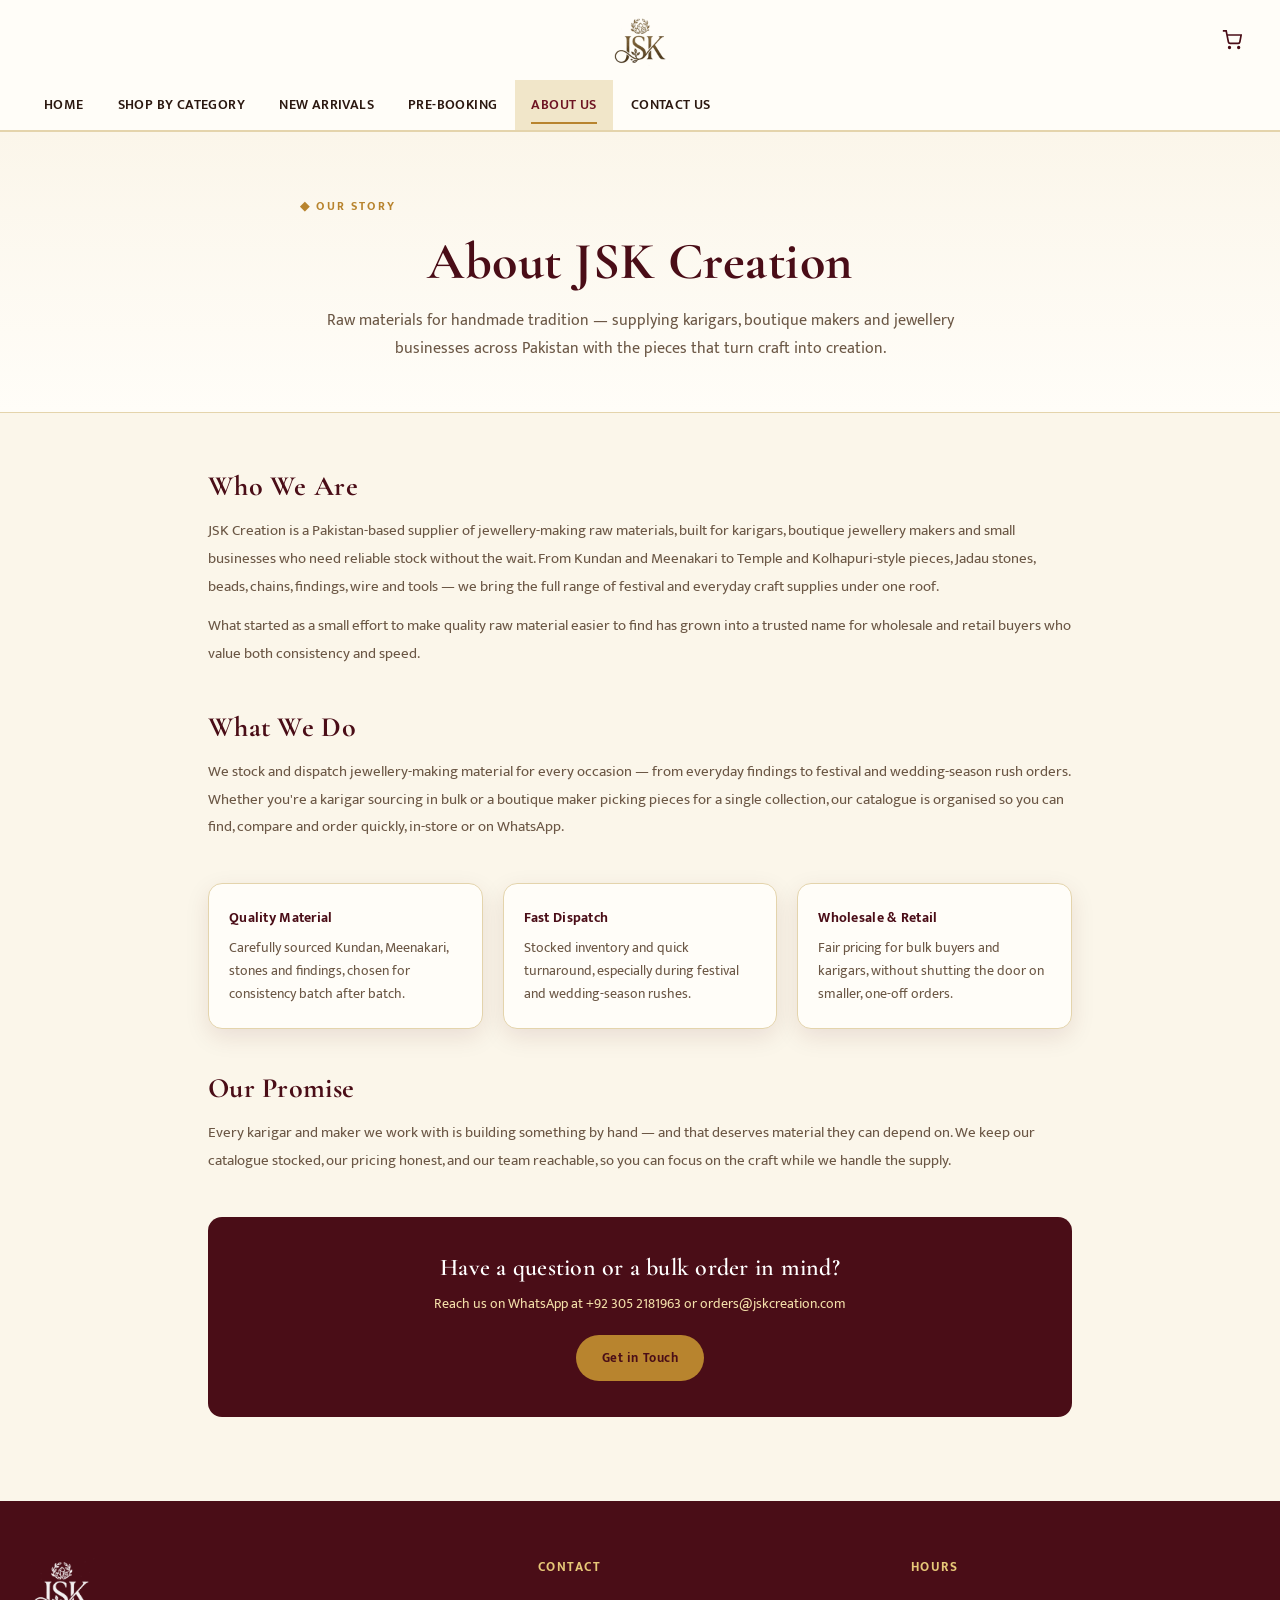
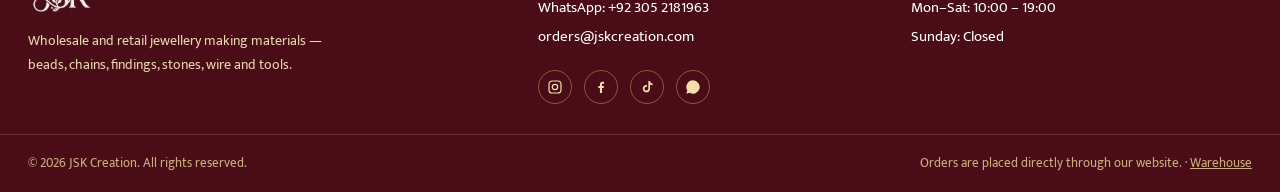
<file: about.html>
<!DOCTYPE html>
<html lang="en">
<head>
<meta charset="UTF-8">
<meta name="viewport" content="width=device-width, initial-scale=1.0">
<meta name="description" content="About JSK Creation — a Pakistani supplier of kundan, meenakari, moti, beads, chains and findings for karigars, boutique makers and jewellery businesses.">
<meta name="theme-color" content="#4A0D17">
<title>About Us — JSK Creation | Jewellery Making Raw Materials, Pakistan</title>
<link rel="icon" href="favicon.ico" sizes="any">
<link rel="icon" type="image/png" sizes="32x32" href="favicon-32x32.png">
<link rel="icon" type="image/png" sizes="16x16" href="favicon-16x16.png">
<link rel="apple-touch-icon" sizes="180x180" href="apple-touch-icon.png">
<link rel="icon" type="image/png" sizes="192x192" href="favicon-192.png">
<link rel="preconnect" href="https://fonts.googleapis.com">
<link rel="preconnect" href="https://fonts.gstatic.com" crossorigin>
<link rel="preload" as="style" href="https://fonts.googleapis.com/css2?family=Cormorant+Garamond:ital,wght@0,500;0,600;0,700;1,500&family=Mukta:wght@300;400;500;600;700&display=swap" onload="this.onload=null;this.rel='stylesheet'">
<noscript><link rel="stylesheet" href="https://fonts.googleapis.com/css2?family=Cormorant+Garamond:ital,wght@0,500;0,600;0,700;1,500&family=Mukta:wght@300;400;500;600;700&display=swap"></noscript>
<style>
/* ============ TOKENS ============ */
:root{
  --ivory:#FBF6EA;
  --ivory-deep:#F1E6C9;
  --paper:#FFFDF8;
  --maroon:#6E1423;
  --maroon-deep:#4A0D17;
  --maroon-soft:#8C2233;
  --gold:#B8842E;
  --gold-light:#E7C878;
  --gold-text:#85591A;
  --gold-pale:#F3DFA9;
  --green:#2E4A3B;
  --green-deep:#1C2F26;
  --ink:#2B1810;
  --ink-soft:#6B5745;
  --line:#E4D4AC;
  --white:#FFFFFF;
  --shadow: 0 8px 24px rgba(74,13,23,0.10);
  --shadow-lg: 0 20px 50px rgba(74,13,23,0.18);
  --radius: 14px;
  --maxw: 1280px;
  --ease: cubic-bezier(.4,0,.2,1);
  --ease-out: cubic-bezier(.16,1,.3,1);
}
*{box-sizing:border-box;}
html{scroll-behavior:smooth;}
body{
  margin:0;
  background:var(--ivory);
  color:var(--ink);
  font-family:'Mukta',sans-serif;
  font-weight:400;
  -webkit-font-smoothing:antialiased;
}
h1,h2,h3,h4{
  font-family:'Cormorant Garamond',serif;
  font-weight:600;
  color:var(--maroon-deep);
  margin:0;
  letter-spacing:.01em;
}
a{color:inherit;text-decoration:none;}
button{font-family:inherit;cursor:pointer;}
img{max-width:100%;display:block;}
.wrap{max-width:var(--maxw);margin:0 auto;padding:0 28px;}
.eyebrow{
  font-family:'Mukta',sans-serif;
  font-size:12.5px;
  font-weight:700;
  letter-spacing:.16em;
  text-transform:uppercase;
  color:var(--maroon);
}
.eyebrow::before{content:"◆ ";color:var(--gold);}
:focus-visible{outline:2px solid var(--maroon);outline-offset:2px;}

/* ============ HEADER ============ */
header.site-header{
  background:var(--paper);
  border-bottom:1px solid var(--line);
  position:sticky;top:0;z-index:60;
  transition:box-shadow 0.45s ease;transition-timing-function:var(--ease);
}
header.site-header.is-scrolled{box-shadow:0 6px 22px rgba(74,13,23,.09);}
.header-row{
  display:grid;grid-template-columns:1fr auto 1fr;align-items:center;
  padding:14px 28px;gap:16px;
}
.header-row .left-slot{display:flex;align-items:center;gap:10px;}
.logo{
  display:flex;align-items:center;gap:10px;
  font-family:'Cormorant Garamond',serif;
  font-size:clamp(21px,3vw,28px);font-weight:700;color:var(--maroon-deep);
  min-width:0;justify-self:center;
}
.logo .logo-text{min-width:0;overflow:hidden;text-overflow:ellipsis;white-space:nowrap;}
.logo-mark{height:52px;width:auto;flex:none;display:block;}
.logo small{display:block;font-family:'Mukta',sans-serif;font-size:10.5px;letter-spacing:.14em;color:var(--ink-soft);font-weight:600;text-transform:uppercase;white-space:nowrap;}
.header-actions{display:flex;align-items:center;gap:6px;flex:none;justify-self:end;}
.icon-btn{
  background:none;border:none;color:var(--maroon-deep);
  display:flex;align-items:center;justify-content:center;
  width:40px;height:40px;border-radius:50%;position:relative;
  transition:background 0.25s;transition-timing-function:var(--ease);flex:none;
}
.icon-btn:hover{background:var(--ivory-deep);}
.icon-btn svg{width:20px;height:20px;}
.cart-count{
  position:absolute;top:-2px;right:-2px;background:var(--maroon);color:#fff;
  font-size:10.5px;font-weight:700;border-radius:50%;width:17px;height:17px;
  display:flex;align-items:center;justify-content:center;border:1.5px solid var(--paper);
}
.search-box{
  display:flex;align-items:center;gap:8px;background:var(--ivory-deep);
  border-radius:30px;padding:0;max-width:0;overflow:hidden;transition:max-width 0.5s ease, padding 0.5s ease;transition-timing-function:var(--ease);
}
.search-box.open{max-width:240px;padding:0 6px 0 16px;}
.search-box input{
  border:none;background:none;outline:none;padding:9px 0;font-family:'Mukta',sans-serif;
  font-size:14px;width:180px;color:var(--ink);
}
.search-box svg{width:16px;height:16px;color:var(--ink-soft);flex:none;}

/* animated hamburger icon */
.mobile-toggle{flex:none;}
.mobile-toggle .hbg{width:20px;height:14px;position:relative;display:block;}
.mobile-toggle .hbg span{
  position:absolute;left:0;width:100%;height:2px;background:currentColor;border-radius:2px;
  transition:transform 0.45s ease, opacity 0.35s ease, top 0.35s ease;transition-timing-function:var(--ease);
}
.mobile-toggle .hbg span:nth-child(1){top:0;}
.mobile-toggle .hbg span:nth-child(2){top:6px;}
.mobile-toggle .hbg span:nth-child(3){top:12px;}
.mobile-toggle.active .hbg span:nth-child(1){top:6px;transform:rotate(45deg);}
.mobile-toggle.active .hbg span:nth-child(2){opacity:0;}
.mobile-toggle.active .hbg span:nth-child(3){top:6px;transform:rotate(-135deg);}

/* mobile nav backdrop */
.nav-overlay{
  position:fixed;inset:0;background:rgba(43,24,16,.38);
  opacity:0;visibility:hidden;transition:opacity 0.45s ease, visibility 0.45s ease;transition-timing-function:var(--ease);z-index:74;
}
.nav-overlay.open{opacity:1;visibility:visible;}

/* ============ NAV / MEGA MENU ============ */
nav.main-nav{background:var(--paper);border-bottom:1px solid var(--line);}
.nav-row{display:flex;align-items:center;gap:2px;padding:0 28px;max-width:var(--maxw);margin:0 auto;position:relative;}
.nav-item{position:relative;}
.nav-link{
  display:flex;align-items:center;gap:5px;color:var(--ink);
  font-size:13.5px;font-weight:600;letter-spacing:.03em;text-transform:uppercase;
  padding:14px 16px;transition:color 0.25s, background 0.25s;transition-timing-function:var(--ease);
}
.nav-link:hover, .nav-link.active{color:var(--maroon);background:var(--ivory-deep);}
.nav-link svg{width:12px;height:12px;transition:transform 0.35s;transition-timing-function:var(--ease);}
.nav-item:hover .nav-link svg{transform:rotate(180deg);}
.mega-panel{
  position:absolute;left:0;top:100%;background:var(--paper);
  border:1px solid var(--line);border-top:3px solid var(--gold);
  box-shadow:var(--shadow-lg);border-radius:0 0 10px 10px;
  padding:26px 30px;display:none;gap:26px 34px;width:min(920px, 86vw);
  grid-template-columns:repeat(5,1fr);z-index:70;
}
.nav-item:hover .mega-panel, .nav-item:focus-within .mega-panel{display:grid;}
.mega-panel-more{grid-template-columns:1fr;width:220px;padding:16px;}
.mega-col .mega-title{
  font-family:'Mukta',sans-serif;font-size:12px;font-weight:700;letter-spacing:.08em;
  text-transform:uppercase;color:var(--maroon);margin-bottom:10px;display:flex;align-items:center;gap:6px;
}
.mega-col .mega-title .ic{width:15px;height:15px;color:var(--gold);flex:none;}
.mega-col ul{list-style:none;margin:0;padding:0;}
.mega-col li a{
  display:block;padding:5px 0;font-size:13.5px;color:var(--ink-soft);
  border-bottom:1px dashed transparent;transition:color 0.25s;transition-timing-function:var(--ease);
}
.mega-col li a:hover{color:var(--maroon);border-color:var(--gold-light);}
.mega-view-all{grid-column:1/-1;border-top:1px dashed var(--line);padding-top:14px;margin-top:2px;text-align:center;}
.mega-view-all a{
  font-family:'Mukta',sans-serif;font-size:12.5px;font-weight:700;letter-spacing:.04em;
  text-transform:uppercase;color:var(--maroon);
}
.mega-view-all a:hover{color:var(--maroon-deep);}
.mobile-toggle{display:none;background:none;border:none;color:var(--maroon-deep);padding:12px;}
.mobile-toggle svg{width:22px;height:22px;}
.nav-link{position:relative;}
.nav-link::after{
  content:"";position:absolute;left:16px;right:16px;bottom:6px;height:2px;background:var(--gold);
  transform:scaleX(0);transform-origin:left;transition:transform 0.35s ease;transition-timing-function:var(--ease);
}
.nav-link:hover::after, .nav-link.active::after{transform:scaleX(1);}

/* ============ HERO / PROMO BANNER ============ */
.hero{position:relative;background:var(--paper);padding:0;}
.btn{
  display:inline-flex;align-items:center;gap:8px;padding:13px 26px;border-radius:40px;
  font-size:14px;font-weight:700;letter-spacing:.03em;text-transform:uppercase;
  border:1.5px solid transparent;transition:transform 0.25s, box-shadow 0.25s, background 0.25s, color 0.25s;transition-timing-function:var(--ease);
}
.btn:active{transform:scale(.97);}
.btn-primary{background:var(--maroon);color:#fff;box-shadow:0 10px 22px rgba(110,20,35,.28);}
.btn-primary:hover{background:var(--maroon-deep);box-shadow:0 12px 26px rgba(110,20,35,.36);}
.btn-outline{border-color:var(--maroon);color:var(--maroon);}
.btn-outline:hover{background:var(--maroon);color:#fff;}
.btn-gold{background:var(--gold);color:var(--maroon-deep);}
.btn-gold:hover{background:var(--gold-light);}
.btn[disabled]{opacity:.7;cursor:default;}

/* full-bleed promo banner slider (signature element) */
.hero-split{width:100%;}
.hero-slider{position:relative;width:100%;height:480px;overflow:hidden;}
.hero-slides{position:relative;width:100%;height:100%;}
.hero-slide{position:absolute;inset:0;opacity:0;pointer-events:none;transition:opacity 0.7s ease;transition-timing-function:var(--ease);}
.hero-slide.active{opacity:1;pointer-events:auto;}
.slide-art{position:relative;width:100%;height:100%;}

.promo-banner{position:relative;width:100%;height:100%;display:flex;align-items:center;overflow:hidden;background:var(--maroon-deep);}
.promo-photo{position:absolute;inset:0;width:100%;height:100%;object-fit:cover;object-position:center;z-index:0;}
.promo-scrim{position:absolute;inset:0;z-index:1;}
.promo-1 .promo-scrim{background:linear-gradient(100deg, rgba(74,13,23,.94) 0%, rgba(74,13,23,.80) 30%, rgba(74,13,23,.30) 60%, rgba(74,13,23,.08) 85%);}
.promo-2 .promo-scrim{background:linear-gradient(100deg, rgba(28,47,38,.94) 0%, rgba(28,47,38,.80) 30%, rgba(28,47,38,.30) 60%, rgba(28,47,38,.08) 85%);}
.promo-3 .promo-scrim{background:linear-gradient(100deg, rgba(110,20,35,.94) 0%, rgba(110,20,35,.80) 30%, rgba(110,20,35,.30) 60%, rgba(110,20,35,.08) 85%);}
.promo-4 .promo-scrim{background:linear-gradient(100deg, rgba(43,47,74,.94) 0%, rgba(43,47,74,.80) 30%, rgba(43,47,74,.30) 60%, rgba(43,47,74,.08) 85%);}

.promo-frame{
  position:absolute;inset:14px;border:1px solid rgba(255,255,255,.35);
  border-radius:4px;pointer-events:none;z-index:2;
}
.promo-content{position:relative;z-index:3;max-width:640px;padding:0 6vw;}
.promo-eyebrow{
  display:inline-flex;align-items:center;gap:8px;color:var(--gold-pale);
  font-size:12.5px;font-weight:700;letter-spacing:.16em;text-transform:uppercase;margin-bottom:16px;
}
.promo-eyebrow::before{content:"◆";color:var(--gold-light);}
.promo-content h1{
  font-family:'Cormorant Garamond',serif;font-weight:700;text-transform:uppercase;
  font-size:clamp(30px,4.6vw,58px);line-height:1.05;color:#fff;margin-bottom:16px;
  text-shadow:0 4px 24px rgba(0,0,0,.25);
}
.promo-content h1 span{color:var(--gold-light);}
.promo-content p{font-size:15.5px;line-height:1.7;color:rgba(255,255,255,.86);max-width:440px;margin-bottom:26px;}
.promo-cta{
  position:absolute;right:32px;bottom:28px;z-index:5;
  display:inline-flex;align-items:center;gap:8px;background:var(--maroon-deep);color:#fff;
  border:1.5px solid var(--gold-light);padding:13px 26px;border-radius:40px;
  font-size:12.5px;font-weight:700;letter-spacing:.06em;text-transform:uppercase;
  box-shadow:0 12px 26px rgba(0,0,0,.3);transition:transform 0.25s, background 0.25s;transition-timing-function:var(--ease);
}
.promo-cta:hover{transform:translateY(-2px);background:var(--maroon);}

.slide-arrow{
  position:absolute;top:50%;transform:translateY(-50%);width:42px;height:42px;border-radius:50%;
  background:rgba(255,255,255,.14);border:1px solid rgba(255,255,255,.5);display:flex;align-items:center;justify-content:center;
  color:#fff;opacity:0;transition:opacity 0.35s, background 0.25s;transition-timing-function:var(--ease);z-index:6;backdrop-filter:blur(3px);
}
.slide-arrow svg{width:18px;height:18px;}
.slide-arrow:hover{background:rgba(255,255,255,.28);}
.hero-slider:hover .slide-arrow{opacity:1;}
.slide-arrow.prev{left:20px;}
.slide-arrow.next{right:20px;}
.slide-dots{position:absolute;bottom:20px;left:50%;transform:translateX(-50%);display:flex;gap:8px;z-index:6;}
.slide-dot{width:9px;height:9px;border-radius:5px;border:1.5px solid rgba(255,255,255,.7);background:rgba(255,255,255,.25);cursor:pointer;transition:all 0.35s;transition-timing-function:var(--ease);padding:0;}
.slide-dot.active{background:var(--gold-light);border-color:var(--gold-light);width:26px;}
.breadcrumb-row{padding:14px 0;font-size:13px;color:var(--ink-soft);border-bottom:1px solid var(--line);}
.breadcrumb-row .wrap{padding:0 28px;}
.breadcrumb-row a{color:var(--maroon);font-weight:600;}
@media (max-width:1080px){
}
@media (max-width:860px){
  .hero-slider{height:380px;}
  .promo-content p{display:none;}
}
@media (max-width:720px){
  .hero-slider{height:300px;}
  .promo-content{padding:0 24px;}
  .promo-cta{right:20px;bottom:22px;padding:11px 18px;font-size:11px;}
}
@media (max-width:480px){
}

/* ============ SECTION SHARED ============ */
section{padding:56px 0;}
.section-head{display:flex;justify-content:space-between;align-items:flex-end;margin-bottom:28px;gap:20px;flex-wrap:wrap;}
.section-head h2{font-size:clamp(26px,3vw,38px);font-style:italic;}
.section-head p.sub{color:var(--ink-soft);margin-top:6px;font-size:14.5px;}
.link-more{font-size:13px;font-weight:700;letter-spacing:.05em;text-transform:uppercase;color:var(--maroon);border-bottom:1.5px solid var(--gold);padding-bottom:2px;white-space:nowrap;}
.link-more:hover{color:var(--maroon-deep);}

/* ============ TRENDING SCROLL ============ */
.trending-scroll{
  display:flex;gap:18px;overflow-x:auto;scroll-snap-type:x mandatory;
  margin:0 -28px;width:calc(100% + 56px);padding:6px 20px 18px;
}
.trending-scroll::-webkit-scrollbar{height:6px;}
.trending-scroll::-webkit-scrollbar-thumb{background:var(--gold-light);border-radius:6px;}
.trend-tile{
  flex:none;width:168px;scroll-snap-align:start;text-align:center;cursor:pointer;
  position:relative;padding-top:12px;
}
.trend-tile .art{
  width:168px;height:168px;border-radius:50%;position:relative;overflow:hidden;
  border:3px solid var(--gold);box-shadow:var(--shadow);transition:transform 0.35s, box-shadow 0.35s;transition-timing-function:var(--ease);
}
.trend-tile:hover .art{transform:translateY(-6px);box-shadow:var(--shadow-lg);}
.trend-tile p{margin-top:12px;font-weight:600;font-size:14.5px;color:var(--maroon-deep);}
.trend-tile .badge-tag{
  position:absolute;top:0;left:50%;transform:translateX(-50%);white-space:nowrap;
  box-shadow:0 3px 8px rgba(74,13,23,.25);
}

/* ============ PRODUCT ART (reusable swatches) ============ */
.product-art{
  aspect-ratio:1/1;border-radius:var(--radius);position:relative;overflow:hidden;
  background:linear-gradient(150deg, var(--base1), var(--base2));
}
.trend-tile .art{background:linear-gradient(150deg, var(--base1), var(--base2));}
[data-art="cluster"]{
  background-image:
    radial-gradient(circle at 32% 32%, var(--c1) 0 15%, transparent 16%),
    radial-gradient(circle at 32% 32%, var(--gold) 0 19%, transparent 20%),
    radial-gradient(circle at 68% 26%, var(--c2) 0 11%, transparent 12%),
    radial-gradient(circle at 68% 26%, var(--gold) 0 14.5%, transparent 15.5%),
    radial-gradient(circle at 54% 60%, var(--c1) 0 18%, transparent 19%),
    radial-gradient(circle at 54% 60%, var(--gold) 0 22.5%, transparent 23.5%),
    radial-gradient(circle at 78% 68%, var(--c2) 0 9%, transparent 10%),
    radial-gradient(circle at 78% 68%, var(--gold) 0 12%, transparent 13%),
    radial-gradient(circle at 22% 76%, var(--c2) 0 8%, transparent 9%),
    radial-gradient(circle at 22% 76%, var(--gold) 0 10.5%, transparent 11.5%),
    linear-gradient(150deg, var(--base1), var(--base2));
}
[data-art="strand"]{
  background-image:
    radial-gradient(circle at 15% 50%, var(--c1) 0 8%, transparent 9%),
    radial-gradient(circle at 15% 50%, var(--gold) 0 10.5%, transparent 11.5%),
    radial-gradient(circle at 35% 38%, var(--c2) 0 8%, transparent 9%),
    radial-gradient(circle at 35% 38%, var(--gold) 0 10.5%, transparent 11.5%),
    radial-gradient(circle at 55% 58%, var(--c1) 0 8%, transparent 9%),
    radial-gradient(circle at 55% 58%, var(--gold) 0 10.5%, transparent 11.5%),
    radial-gradient(circle at 75% 40%, var(--c2) 0 8%, transparent 9%),
    radial-gradient(circle at 75% 40%, var(--gold) 0 10.5%, transparent 11.5%),
    radial-gradient(circle at 90% 58%, var(--c1) 0 7%, transparent 8%),
    radial-gradient(circle at 90% 58%, var(--gold) 0 9.5%, transparent 10.5%),
    linear-gradient(150deg, var(--base1), var(--base2));
}
[data-art="flat"]{
  background-image:
    radial-gradient(circle at 50% 46%, var(--c1) 0 30%, transparent 31%),
    radial-gradient(circle at 50% 46%, var(--gold) 0 34%, transparent 35%),
    radial-gradient(circle at 50% 46%, transparent 0 21%, var(--c2) 22% 24%, transparent 25%),
    linear-gradient(150deg, var(--base1), var(--base2));
}
.product-art::before{
  content:"";position:absolute;left:50%;bottom:6%;width:72%;height:16%;
  background:radial-gradient(ellipse at center, rgba(43,24,16,.30), transparent 72%);
  transform:translateX(-50%);border-radius:50%;z-index:0;
}
.product-art::after{
  content:"";position:absolute;inset:0;
  background:linear-gradient(120deg, rgba(255,255,255,.28), transparent 42%);
}
.badge-tag{
  position:absolute;top:10px;left:10px;background:var(--maroon);color:#fff;
  font-size:10.5px;font-weight:700;letter-spacing:.05em;text-transform:uppercase;
  padding:4px 9px;border-radius:20px;z-index:2;
}

/* ---- redesigned card media / actions ---- */
.card .card-media{position:relative;padding:8px;}
.media-actions{
  position:absolute;top:24px;right:24px;display:flex;flex-direction:column;gap:8px;
  opacity:0;transform:translateX(8px);transition:opacity 0.35s, transform 0.35s;transition-timing-function:var(--ease);z-index:4;
}
.card:hover .media-actions{opacity:1;transform:translateX(0);}
.media-btn{
  width:34px;height:34px;border-radius:50%;background:#fff;border:1px solid var(--line);
  display:flex;align-items:center;justify-content:center;box-shadow:var(--shadow);color:var(--maroon-deep);
  transition:background 0.25s, color 0.25s, transform 0.25s;transition-timing-function:var(--ease);
}
.media-btn:hover{transform:scale(1.07);}
.media-btn.wishlisted{background:var(--maroon);color:#fff;border-color:var(--maroon);}
.media-btn svg{width:16px;height:16px;}
.quick-view-btn{
  position:absolute;left:50%;bottom:22px;transform:translate(-50%,10px);opacity:0;
  background:var(--maroon-deep);color:#fff;padding:9px 20px;border-radius:30px;font-size:11.5px;font-weight:700;
  letter-spacing:.05em;text-transform:uppercase;transition:opacity 0.35s, transform 0.35s;transition-timing-function:var(--ease);z-index:4;white-space:nowrap;
  display:flex;align-items:center;gap:6px;border:none;outline:none;
}
.quick-view-btn svg{width:13px;height:13px;}
.card:hover .quick-view-btn{opacity:1;transform:translate(-50%,0);}
.rating-row{display:flex;align-items:center;gap:6px;font-size:11.5px;color:var(--ink-soft);}
.stars{display:flex;gap:1px;color:var(--gold-text);}
.stars svg{width:12px;height:12px;}
.card-name.clickable{cursor:pointer;transition:color 0.25s;transition-timing-function:var(--ease);}
.card-name.clickable:hover{color:var(--maroon);}

/* ============ SEASONAL BANNER ============ */
.seasonal{background:linear-gradient(120deg, var(--maroon-deep), var(--maroon) 60%, var(--maroon-soft));color:var(--ivory);}
.seasonal .banner-inner{
  display:flex;justify-content:space-between;align-items:center;gap:24px;flex-wrap:wrap;
  padding:38px 40px;border-radius:20px;
  background:radial-gradient(circle at 90% 10%, rgba(230,190,100,.18), transparent 55%);
  border:1px solid rgba(231,200,120,.3);
}
.seasonal h2{color:#fff;font-size:clamp(24px,3vw,36px);font-style:italic;}
.seasonal p{color:var(--gold-pale);margin-top:8px;max-width:420px;line-height:1.6;font-size:14.5px;}
.seasonal-grid{display:grid;grid-template-columns:repeat(4,1fr);gap:18px;margin-top:30px;}

/* ============ PRODUCT GRID / CARDS ============ */
.product-grid{display:grid;grid-template-columns:repeat(4,1fr);gap:22px;}
.card{
  background:var(--paper);border:1px solid var(--line);border-radius:var(--radius);
  overflow:hidden;display:flex;flex-direction:column;transition:box-shadow 0.35s, transform 0.35s;transition-timing-function:var(--ease);
  position:relative;
}
.card:hover{box-shadow:var(--shadow-lg);transform:translateY(-3px);}
.card-body{padding:6px 16px 18px;display:flex;flex-direction:column;gap:8px;flex:1;}
.card-name{font-family:'Cormorant Garamond',serif;font-size:23px;font-weight:600;color:var(--maroon-deep);line-height:1.25;min-height:auto;}
.card-price{font-size:15px;font-weight:700;color:var(--ink);}
.card-price .from{font-size:11px;color:var(--ink-soft);font-weight:500;text-transform:uppercase;letter-spacing:.04em;display:block;}
.variant-control{margin-top:2px;}
.variant-summary{
  width:100%;display:flex;align-items:center;justify-content:space-between;gap:8px;
  padding:9px 12px;border:1.3px solid var(--line);border-radius:9px;background:var(--ivory);
  font-family:'Mukta',sans-serif;font-size:12.5px;font-weight:600;color:var(--ink);
  cursor:pointer;transition:border-color 0.25s, background 0.25s;transition-timing-function:var(--ease);text-align:left;
}
.variant-summary:hover{border-color:var(--gold);}
.variant-summary .chev{width:14px;height:14px;color:var(--ink-soft);flex:none;transition:transform 0.35s;transition-timing-function:var(--ease);}
.variant-summary.open{border-color:var(--maroon);background:var(--paper);}
.variant-summary.open .chev{transform:rotate(180deg);}
.vsummary-text{overflow:hidden;text-overflow:ellipsis;white-space:nowrap;}
.variant-panel{
  display:none;flex-direction:column;gap:10px;
  padding:12px 12px 2px;margin-top:6px;border-top:1px dashed var(--line);
}
.variant-panel.open{display:flex;animation:panelIn .18s var(--ease-out);}
@keyframes panelIn{from{opacity:0;transform:translateY(-4px);}to{opacity:1;transform:translateY(0);}}
.variant-group label{font-size:10px;text-transform:uppercase;letter-spacing:.07em;color:var(--ink-soft);font-weight:700;display:block;margin-bottom:6px;}
.chip-row{display:flex;flex-wrap:wrap;gap:6px;}
.chip{
  padding:6px 12px;border-radius:20px;border:1.3px solid var(--line);background:var(--paper);
  font-family:'Mukta',sans-serif;font-size:11.5px;font-weight:600;color:var(--ink);cursor:pointer;
  display:inline-flex;align-items:center;gap:5px;transition:all 0.25s;transition-timing-function:var(--ease);white-space:nowrap;
  max-width:104px;overflow:hidden;text-overflow:ellipsis;
}
.chip:hover{border-color:var(--gold);}
.chip.active{background:var(--maroon-deep);border-color:var(--maroon-deep);color:#fff;}
.chip .dot{width:9px;height:9px;border-radius:50%;flex:none;box-shadow:0 0 0 1px rgba(0,0,0,.15);}
.chip-more{
  padding:6px 11px;border-radius:20px;border:1.3px dashed var(--line);background:none;
  font-family:'Mukta',sans-serif;font-size:11.5px;font-weight:700;color:var(--ink-soft);cursor:pointer;
}
.chip-more:hover{border-color:var(--gold);color:var(--maroon);}
.add-btn{
  margin-top:10px;width:100%;padding:11px;border-radius:9px;border:none;
  background:var(--maroon-deep);color:#fff;font-weight:600;font-size:13.5px;letter-spacing:.01em;
  display:flex;align-items:center;justify-content:center;gap:8px;transition:background 0.25s, transform 0.2s;transition-timing-function:var(--ease);
}
.add-btn:hover{background:var(--maroon);}
.add-btn:active{transform:scale(.98);}
.add-btn .spinner{width:15px;height:15px;border:2px solid rgba(255,255,255,.4);border-top-color:#fff;border-radius:50%;animation:spin2 .7s linear infinite;display:none;}
.add-btn.loading .spinner{display:inline-block;}
.add-btn.loading .lbl{display:none;}
.add-btn .lbl{display:inline;}
@keyframes spin2{to{transform:rotate(360deg);}}

.load-more-wrap{text-align:center;margin-top:36px;}

/* secondary banners */
.dual-banners{display:grid;grid-template-columns:1fr 1fr;gap:22px;}
.dual-banner{
  border-radius:18px;padding:34px;min-height:190px;display:flex;flex-direction:column;justify-content:center;gap:12px;position:relative;overflow:hidden;
  border:1px solid var(--line);
}
.dual-banner.b1{background:linear-gradient(135deg, var(--ivory-deep), var(--gold-pale));}
.dual-banner.b2{background:linear-gradient(135deg, #EFE6D8, var(--ivory-deep));}
.dual-banner h3{font-size:26px;font-style:italic;}
.dual-banner p{color:var(--ink-soft);font-size:14px;max-width:280px;}

/* discovery tiles */
.discover-grid{display:grid;grid-template-columns:repeat(6,1fr);gap:16px;}
.discover-tile{
  background:var(--paper);border:1px solid var(--line);border-radius:14px;padding:0 0 16px;
  text-align:center;transition:transform 0.25s, box-shadow 0.25s, border-color 0.25s;transition-timing-function:var(--ease);overflow:hidden;
}
.discover-tile:hover{transform:translateY(-4px);box-shadow:var(--shadow);border-color:var(--gold);}
.discover-tile .tile-art{border-radius:0;aspect-ratio:4/3;margin-bottom:14px;}
.discover-tile .ic-wrap{
  width:48px;height:48px;border-radius:50%;margin:-38px auto 12px;position:relative;z-index:2;
  background:var(--paper);border:2px solid var(--gold);
  display:flex;align-items:center;justify-content:center;box-shadow:var(--shadow);
}
.discover-tile .ic-wrap svg{width:22px;height:22px;color:var(--maroon-deep);}
.discover-tile p{font-weight:600;font-size:13.5px;color:var(--maroon-deep);}

/* trust badges */
.trust-row{display:grid;grid-template-columns:repeat(4,1fr);gap:20px;}
.trust-item{display:flex;align-items:center;gap:14px;padding:18px;background:var(--paper);border:1px solid var(--line);border-radius:14px;}
.trust-item .ic{
  width:44px;height:44px;border-radius:50%;background:var(--green-deep);display:flex;align-items:center;justify-content:center;flex:none;
}
.trust-item .ic svg{width:22px;height:22px;color:var(--gold-light);}
.trust-item h4{font-size:14.5px;color:var(--maroon-deep);}
.trust-item p{font-size:12.5px;color:var(--ink-soft);margin-top:2px;}

/* newsletter */
.newsletter{
  background:linear-gradient(135deg, var(--green-deep), var(--green));
  border-radius:22px;padding:46px 40px;display:flex;justify-content:space-between;align-items:center;gap:24px;flex-wrap:wrap;color:#fff;
}
.newsletter h2{color:#fff;font-style:italic;font-size:clamp(22px,3vw,32px);}
.newsletter p{color:#D9E6DC;font-size:14px;margin-top:6px;max-width:380px;}
.newsletter-form{display:flex;gap:10px;flex-wrap:wrap;}
.newsletter-form input{
  padding:13px 18px;border-radius:30px;border:1px solid rgba(255,255,255,.3);background:rgba(255,255,255,.08);
  color:#fff;font-family:'Mukta',sans-serif;min-width:230px;
}
.newsletter-form input::placeholder{color:#cfe0d3;}

/* ============ FOOTER ============ */
footer{background:var(--maroon-deep);color:var(--gold-pale);margin-top:20px;}
.footer-grid{
  display:grid;grid-template-columns:1.4fr 1fr 1fr;gap:32px;padding:56px 28px 30px;max-width:var(--maxw);margin:0 auto;
}
.footer-grid h3{color:var(--gold-light);font-family:'Mukta',sans-serif;font-size:12.5px;font-weight:700;letter-spacing:.12em;text-transform:uppercase;margin-bottom:16px;}
.footer-grid ul{list-style:none;margin:0;padding:0;display:flex;flex-direction:column;gap:9px;}
.footer-grid ul a{font-size:13.5px;color:var(--gold-pale);opacity:.9;transition:opacity 0.25s;transition-timing-function:var(--ease);}
.footer-grid ul a:hover{opacity:1;text-decoration:underline;}
.footer-brand .logo{color:#fff;justify-self:start;}
.footer-brand .logo-mark{height:58px;filter:brightness(0) invert(1) opacity(.95);}
.footer-brand p{font-size:14px;line-height:1.75;color:#E9D6AE;margin:14px 0 0;max-width:320px;}
.footer-contact p, .footer-hours p{font-size:14.5px;line-height:2;color:#fff;margin:0;}
.footer-social{display:flex;gap:12px;margin-top:18px;}
.footer-social a{
  width:34px;height:34px;border-radius:50%;border:1px solid rgba(231,200,120,.4);
  display:flex;align-items:center;justify-content:center;transition:background 0.25s;transition-timing-function:var(--ease);
}
.footer-social a:hover{background:rgba(231,200,120,.15);}
.footer-social svg{width:16px;height:16px;}
.footer-bottom{
  border-top:1px solid rgba(231,200,120,.2);padding:18px 28px;display:flex;justify-content:space-between;
  max-width:var(--maxw);margin:0 auto;font-size:12.5px;color:#CBAF7E;flex-wrap:wrap;gap:10px;
}
.footer-bottom a{color:#CBAF7E;text-decoration:underline;}
.wa-float{
  position:fixed;right:22px;bottom:22px;width:52px;height:52px;border-radius:50%;
  background:#25D366;color:#fff;display:flex;align-items:center;justify-content:center;
  box-shadow:0 6px 18px rgba(0,0,0,.25);z-index:60;transition:transform .2s var(--ease);
}
.wa-float:hover{transform:scale(1.08);}
.wa-float svg{width:26px;height:26px;}
@media (max-width:640px){
  .wa-float{right:16px;bottom:16px;width:46px;height:46px;}
  .wa-float svg{width:22px;height:22px;}
}
.foot-admin-link{color:#CBAF7E;opacity:1;transition:opacity .25s ease;}
.foot-admin-link:hover{opacity:1;color:#CBAF7E;}

/* ============ CART DRAWER ============ */
.overlay{
  position:fixed;inset:0;background:rgba(43,24,16,.45);opacity:0;pointer-events:none;transition:opacity 0.45s;transition-timing-function:var(--ease);z-index:190;
}
.overlay.open{opacity:1;pointer-events:auto;}
.cart-drawer{
  position:fixed;top:0;right:0;height:100%;width:400px;max-width:92vw;background:var(--paper);
  z-index:195;transform:translateX(100%);transition:transform 0.55s ease;transition-timing-function:var(--ease);display:flex;flex-direction:column;box-shadow:-10px 0 40px rgba(0,0,0,.2);
}
.cart-drawer.open{transform:translateX(0);}
.cart-head{display:flex;justify-content:space-between;align-items:center;padding:20px 22px;border-bottom:1px solid var(--line);}
.cart-head h3{font-size:22px;font-style:italic;}
.cart-close{background:none;border:none;color:var(--ink);padding:6px;}
.cart-close svg{width:20px;height:20px;}
.cart-items{flex:1;overflow-y:auto;padding:14px 22px;display:flex;flex-direction:column;gap:16px;}
.cart-empty{text-align:center;color:var(--ink-soft);padding:60px 20px;font-size:14px;}
.cart-line{display:flex;gap:12px;padding-bottom:14px;border-bottom:1px dashed var(--line);}
.cart-line .thumb{width:64px;height:64px;border-radius:10px;flex:none;}
.cart-line .info{flex:1;}
.cart-line .info h6{font-family:'Cormorant Garamond',serif;font-size:16px;color:var(--maroon-deep);font-weight:600;}
.cart-line .info .meta{font-size:11.5px;color:var(--ink-soft);margin:3px 0 8px;}
.qty-ctrl{display:flex;align-items:center;gap:10px;}
.qty-ctrl button{width:24px;height:24px;border-radius:50%;border:1px solid var(--line);background:var(--ivory);font-weight:700;display:flex;align-items:center;justify-content:center;font-size:14px;color:var(--maroon);}
.qty-ctrl span{font-size:13.5px;font-weight:600;min-width:16px;text-align:center;}
.line-price{font-weight:700;font-size:13.5px;color:var(--ink);white-space:nowrap;}
.line-remove{background:none;border:none;color:var(--maroon);opacity:.6;padding:4px;}
.line-remove:hover{opacity:1;}
.line-remove svg{width:15px;height:15px;}
.cart-foot{border-top:1px solid var(--line);padding:20px 22px;background:var(--ivory);}
.cart-subtotal{display:flex;justify-content:space-between;font-size:15px;font-weight:700;margin-bottom:14px;}
.cart-foot .btn{width:100%;justify-content:center;margin-bottom:8px;}
.cart-note{font-size:11.5px;color:var(--ink-soft);text-align:center;margin-top:6px;}

/* ============ CHECKOUT — FULL PAGE ============ */
.checkout-page{
  position:fixed;inset:0;z-index:210;background:var(--paper);
  opacity:0;pointer-events:none;transform:translateY(18px);
  transition:opacity 0.5s ease, transform 0.5s ease;transition-timing-function:var(--ease);
  overflow-y:auto;-webkit-overflow-scrolling:touch;
}
.checkout-page.open{opacity:1;pointer-events:auto;transform:translateY(0);}
.checkout-card{max-width:var(--maxw);margin:0 auto;padding:40px 28px 80px;}
.checkout-title{font-size:34px;font-style:italic;color:var(--maroon-deep);margin-bottom:28px;}
.checkout-grid{display:grid;grid-template-columns:1.3fr 1fr;gap:48px;align-items:start;}
.checkout-input{width:100%;padding:12px 14px;border-radius:8px;border:1.5px solid var(--line);font-family:'Mukta',sans-serif;font-size:14.5px;background:var(--paper);}
.checkout-input:focus{outline:none;border-color:var(--maroon);}
.checkout-summary{background:var(--ivory);border:1px solid var(--line);border-radius:14px;padding:24px;position:sticky;top:96px;}
.checkout-summary h3{font-size:18px;font-style:italic;color:var(--maroon-deep);margin-bottom:16px;}
.checkout-summary-items{display:flex;flex-direction:column;gap:12px;max-height:340px;overflow-y:auto;}
.checkout-line{display:flex;gap:10px;align-items:center;}
.checkout-line .thumb{width:48px;height:48px;border-radius:8px;flex:none;}
.checkout-line .info{flex:1;font-size:12.5px;}
.checkout-line .info h6{font-family:'Cormorant Garamond',serif;font-size:14.5px;color:var(--maroon-deep);font-weight:600;}
.checkout-line .info .meta{color:var(--ink-soft);font-size:11px;}
.checkout-line .price{font-size:12.5px;font-weight:700;white-space:nowrap;}
@media (max-width:860px){
  .checkout-grid{grid-template-columns:1fr;}
  .checkout-summary{position:static;}
}

/* ============ PRODUCT DETAIL — FULL PAGE ============ */
.pdp-page{
  position:fixed;inset:0;z-index:160;background:var(--paper);
  opacity:0;pointer-events:none;transform:translateY(18px);
  transition:opacity 0.5s ease, transform 0.5s ease;transition-timing-function:var(--ease);
  overflow-y:auto;-webkit-overflow-scrolling:touch;
}
.pdp-page.open{opacity:1;pointer-events:auto;transform:translateY(0);}
.pdp-topbar{
  position:sticky;top:0;z-index:6;background:var(--paper);border-bottom:1px solid var(--line);
  display:flex;align-items:center;justify-content:space-between;gap:16px;
  padding:14px 28px;
}
.pdp-back{
  display:inline-flex;align-items:center;gap:8px;background:none;border:none;
  color:var(--maroon-deep);font-family:'Mukta',sans-serif;font-size:13.5px;font-weight:700;
  letter-spacing:.03em;text-transform:uppercase;padding:8px 6px;
}
.pdp-back svg{width:18px;height:18px;}
.pdp-back:hover{color:var(--maroon);}
.pdp-topbar .logo{font-size:20px;}
.pdp-card{max-width:var(--maxw);margin:0 auto;position:relative;}

/* ============ ALL CATEGORIES — FULL PAGE ============ */
.categories-page{
  position:fixed;inset:0;z-index:158;background:var(--paper);
  opacity:0;pointer-events:none;transform:translateY(18px);
  transition:opacity 0.5s ease, transform 0.5s ease;transition-timing-function:var(--ease);
  overflow-y:auto;-webkit-overflow-scrolling:touch;
}
.categories-page.open{opacity:1;pointer-events:auto;transform:translateY(0);}
.categories-card{max-width:var(--maxw);margin:0 auto;padding:40px 28px 80px;}
.categories-groups{display:flex;flex-direction:column;gap:30px;margin-top:12px;}
.cat-group{
  background:var(--white);border:1px solid var(--line);border-radius:14px;padding:20px 22px;
}
.cat-group .mega-title{
  font-family:'Mukta',sans-serif;font-size:13px;font-weight:700;letter-spacing:.06em;
  text-transform:uppercase;color:var(--maroon-deep);margin-bottom:14px;display:flex;align-items:center;gap:7px;
}
.cat-group .mega-title .ic{width:16px;height:16px;color:var(--gold);flex:none;}
/* chips size themselves to their own text — no stretched / equal-width cells */
.cat-group-chips{display:flex;flex-wrap:wrap;gap:10px;}
.cat-chip{
  display:inline-flex;align-items:center;width:fit-content;flex:none;white-space:nowrap;
  padding:9px 16px;border-radius:22px;border:1px solid var(--line);background:var(--ivory);
  font-family:'Mukta',sans-serif;font-size:13px;color:var(--ink-soft);
  transition:background 0.25s, color 0.25s, border-color 0.25s;transition-timing-function:var(--ease);
}
.cat-chip:hover{border-color:var(--gold);background:var(--gold-pale);color:var(--maroon-deep);}
.cat-chip.cat-chip-all{background:var(--maroon-deep);border-color:var(--maroon-deep);color:#fff;font-weight:700;}
.cat-chip.cat-chip-all:hover{background:var(--maroon);border-color:var(--maroon);}
@media (max-width:720px){
  .categories-card{padding:26px 18px 60px;}
  .cat-group{padding:16px 16px;}
}
.pdp-body{display:grid;grid-template-columns:1fr 1fr;gap:0;padding:0 28px;}
.pdp-gallery{padding:36px 36px 36px 0;}
.pdp-main-art{border-radius:16px;margin-bottom:14px;box-shadow:var(--shadow);aspect-ratio:1/1;}
.pdp-thumbs{display:flex;gap:10px;}
.pdp-thumb{width:64px;height:64px;border-radius:10px;cursor:pointer;border:2px solid transparent;overflow:hidden;flex:none;}
.pdp-thumb.active{border-color:var(--maroon);}
.pdp-thumb .product-art{border-radius:8px;}
.pdp-info{padding:36px 0 24px 36px;border-left:1px solid var(--line);}
.pdp-breadcrumb{font-size:12px;color:var(--ink-soft);margin-bottom:14px;}
.pdp-breadcrumb a{color:var(--maroon);}
.pdp-cat{font-size:11px;letter-spacing:.08em;text-transform:uppercase;color:var(--gold-text);font-weight:700;}
.pdp-info h2{font-size:34px;font-style:italic;margin:6px 0 10px;line-height:1.15;}
.pdp-rating{margin-bottom:12px;}
.pdp-price{font-size:25px;font-weight:700;color:var(--maroon-deep);margin:6px 0 16px;}
.pdp-desc{font-size:14.5px;color:var(--ink-soft);line-height:1.8;margin-bottom:22px;max-width:520px;}
.pdp-block{margin-bottom:18px;}
.pdp-block label{display:block;font-size:11.5px;text-transform:uppercase;letter-spacing:.07em;color:var(--ink-soft);font-weight:700;margin-bottom:9px;}
.pill-row{display:flex;gap:9px;flex-wrap:wrap;}
.pill{
  padding:9px 18px;border-radius:30px;border:1.5px solid var(--line);font-size:13px;font-weight:600;
  color:var(--ink);background:var(--ivory);transition:all 0.25s;transition-timing-function:var(--ease);
}
.pill:hover{border-color:var(--gold);}
.pill.active{border-color:var(--maroon);background:var(--maroon);color:#fff;}
.pdp-color-row{display:flex;gap:10px;}
.pdp-color-row .color-dot{width:26px;height:26px;}
.pdp-qty-row{display:flex;align-items:center;gap:18px;margin:22px 0 18px;flex-wrap:wrap;}
.pdp-qty-row .qty-ctrl{gap:14px;}
.pdp-qty-row .qty-ctrl button{width:32px;height:32px;font-size:16px;}
.pdp-qty-row .qty-ctrl span{font-size:15px;}
.pdp-add-btn{flex:1;min-width:200px;padding:14px;}
.pdp-meta-list{list-style:none;margin:20px 0 0;padding:18px 0 0;border-top:1px dashed var(--line);display:flex;flex-direction:column;gap:9px;font-size:13px;color:var(--ink-soft);}
.pdp-meta-list li strong{color:var(--ink);}
.related-section{padding:36px 28px 60px;max-width:var(--maxw);margin:0 auto;}
.related-section h4{font-size:22px;font-style:italic;margin-bottom:16px;color:var(--maroon-deep);}
.related-grid{display:grid;grid-template-columns:repeat(4,1fr);gap:18px;}
@media (max-width:760px){
  .pdp-body{grid-template-columns:1fr;padding:0 20px;}
  .pdp-gallery{padding:20px 0;}
  .pdp-info{padding:8px 0 10px;border-left:none;border-top:1px solid var(--line);}
  .pdp-topbar{padding:12px 20px;}
  .related-section{padding:8px 20px 40px;}
  .related-grid{grid-template-columns:repeat(2,1fr);}
}

/* ============ TOASTS ============ */
.toast-stack{position:fixed;bottom:22px;right:22px;z-index:200;display:flex;flex-direction:column;gap:10px;align-items:flex-end;}
.toast{
  background:var(--maroon-deep);color:#fff;padding:13px 18px;border-radius:10px;font-size:13.5px;font-weight:600;
  box-shadow:var(--shadow-lg);display:flex;align-items:center;gap:10px;min-width:220px;
  animation:toastIn .25s var(--ease-out);
}
.toast.error{background:#7A2222;}
.toast svg{width:16px;height:16px;flex:none;}
@keyframes toastIn{from{opacity:0;transform:translateY(10px);}to{opacity:1;transform:translateY(0);}}

/* mobile hero variant text swap */
.mobile-only{display:none;}

/* ============ RESPONSIVE ============ */
@media (max-width:1080px){
  .product-grid{grid-template-columns:repeat(3,1fr);}
  .discover-grid{grid-template-columns:repeat(3,1fr);}
  .seasonal-grid{grid-template-columns:repeat(2,1fr);}
  .footer-grid{grid-template-columns:1.2fr 1fr 1fr;}
  .footer-grid .col-track{display:none;}
}
@media (max-width:860px){
  .mega-panel{grid-template-columns:repeat(3,1fr);width:94vw;left:50%;transform:translateX(-50%);}
  .trust-row{grid-template-columns:repeat(2,1fr);}
  .dual-banners{grid-template-columns:1fr;}
}
@media (max-width:720px){
  .header-row{padding:12px 20px;}
  .nav-row{display:none;}
  .nav-row.open{
    display:flex;flex-direction:column;position:absolute;top:100%;left:0;right:0;background:var(--paper);
    border-bottom:1px solid var(--line);box-shadow:var(--shadow-lg);
    padding:8px 20px 22px;z-index:80;max-height:80vh;overflow-y:auto;
    border-radius:0 0 14px 14px;
    animation:navSlideIn .22s var(--ease-out);
  }
  .nav-row.open .nav-item{border-bottom:1px solid var(--line);}
  .nav-row.open .nav-item:last-child{border-bottom:none;}
  .nav-row.open .nav-link{padding:13px 4px;justify-content:space-between;}
  .nav-link::after{display:none;}
  .mobile-toggle{display:flex;}
  .mega-panel{
    position:static;display:none !important;box-shadow:none;border:none;
    left:auto;top:auto;transform:none;
    grid-template-columns:1fr;background:transparent;border-radius:0;gap:9px;
    margin:10px 0 0;width:100%;padding:2px 2px 6px;text-align:left;
    max-width:100%;
  }
  .mega-panel-more{
    width:100%;grid-template-columns:1fr;padding:16px 20px;
    background:var(--ivory-deep);border-radius:12px;text-align:center;
  }
  .mega-panel-more .mega-col li a{text-align:center;}
  .nav-item.mobile-expanded .mega-panel{display:grid !important;}

  /* ---- redesigned mobile "Shop By Category" accordion cards ---- */
  .mega-panel .mega-col{
    background:var(--paper);border:1px solid var(--line);border-radius:12px;
    overflow:hidden;margin:0 !important;padding:0;box-shadow:0 2px 8px rgba(74,13,23,.06);
  }
  .mega-panel .mega-col .mega-title{
    justify-content:space-between;margin:0;padding:14px 14px;font-size:12.5px;
    background:var(--ivory-deep);color:var(--maroon-deep);cursor:pointer;user-select:none;
  }
  .mega-panel .mega-col .mega-title::after{
    content:"";width:7px;height:7px;border-right:2px solid var(--maroon);border-bottom:2px solid var(--maroon);
    transform:rotate(45deg);transition:transform 0.35s ease;transition-timing-function:var(--ease);flex:none;margin-left:auto;
  }
  .mega-panel .mega-col.cat-open .mega-title{background:var(--gold-pale);}
  .mega-panel .mega-col.cat-open .mega-title::after{transform:rotate(-135deg);}
  .mega-panel .mega-col ul{
    display:none;flex-wrap:wrap;gap:8px;padding:14px;background:var(--paper);
  }
  .mega-panel .mega-col.cat-open ul{display:flex;}
  .mega-panel .mega-col li{list-style:none;}
  .mega-panel .mega-col li a{
    display:inline-block;padding:7px 13px;font-size:12px;text-align:left;
    background:var(--ivory);border:1px solid var(--line);border-radius:20px;color:var(--ink-soft);
    transition:background 0.25s, color 0.25s, border-color 0.25s;transition-timing-function:var(--ease);
  }
  .mega-panel .mega-col li a:active, .mega-panel .mega-col li a:focus-visible{
    background:var(--gold-pale);border-color:var(--gold);color:var(--maroon-deep);
  }
  .product-grid{grid-template-columns:repeat(2,1fr);gap:12px;}

  /* ---- compact product card for mobile ---- */
  .card .card-media{padding:8px;}
  .badge-tag{font-size:10px;padding:3px 9px;top:6px;left:6px;}
  .media-actions{top:14px;right:14px;}
  .media-btn{width:28px;height:28px;}
  .media-btn svg{width:13px;height:13px;}
  .quick-view-btn{display:none;}
  .card-body{padding:2px 10px 12px;gap:6px;}
  .card-name{
    font-size:16.5px;min-height:0;line-height:1.28;
    display:-webkit-box;-webkit-line-clamp:1;-webkit-box-orient:vertical;overflow:hidden;
  }
  .rating-row{font-size:11.5px;gap:5px;}
  .stars svg{width:11px;height:11px;}
  .card-price{display:flex;align-items:baseline;gap:6px;font-size:14.5px;}
  .card-price .from{display:inline;font-size:10.5px;}
  .variant-summary{padding:7px 11px;font-size:12px;}
  .variant-summary .chev{width:13px;height:13px;}
  .chip{font-size:11.5px;padding:6px 10px;max-width:86px;}
  .chip-more{font-size:11.5px;padding:6px 9px;}
  .add-btn{padding:10px;font-size:13px;margin-top:4px;gap:6px;}
  .discover-grid{grid-template-columns:repeat(3,1fr);}
  .seasonal-grid{grid-template-columns:repeat(2,1fr);}
  .trust-row{grid-template-columns:1fr 1fr;}
  .footer-grid{grid-template-columns:1fr 1fr;padding-top:40px;}
  .search-box.open{max-width:150px;}
  .search-box input{width:100px;}
  .desktop-only{display:none;}
  .mobile-only{display:block;}
}
@keyframes navSlideIn{from{opacity:0;transform:translateY(-8px);}to{opacity:1;transform:translateY(0);}}
@media (max-width:480px){
  .discover-grid{grid-template-columns:repeat(2,1fr);}
  .product-grid{grid-template-columns:1fr 1fr;gap:10px;}
  .seasonal-grid{grid-template-columns:1fr 1fr;}
  .card .card-media{padding:6px;}
  .card-body{padding:0 8px 10px;gap:5px;}
  .card-name{font-size:15px;}
  .rating-row span:last-child{display:none;}
  .variant-summary{padding:6px 9px;}
  .vsummary-text{font-size:11px;}
  .cart-drawer{width:100vw;}
  .trust-row{grid-template-columns:1fr;gap:12px;}
  .trust-item{padding:14px;gap:12px;border-radius:12px;}
  .trust-item .ic{width:38px;height:38px;}
  .trust-item .ic svg{width:19px;height:19px;}
  .trust-item h4{font-size:13.5px;}
  .trust-item p{font-size:11.5px;}
  .footer-grid{grid-template-columns:1fr;}
  .newsletter{padding:32px 22px;}
  .header-row{padding:10px 16px;gap:8px;}
  .logo{gap:8px;}
  .logo small{display:none;}
  .logo-mark{height:42px;}
  .header-actions{gap:2px;}
  .icon-btn{width:36px;height:36px;}
  .search-box.open{max-width:130px;}
  .search-box input{width:84px;font-size:13px;}
}

/* ============ ABOUT PAGE ============ */
.about-hero{
  background:linear-gradient(180deg, var(--ivory) 0%, var(--paper) 100%);
  padding:64px 28px 48px;text-align:center;border-bottom:1px solid var(--line);
}
.about-hero .eyebrow{
  font-family:'Mukta',sans-serif;font-size:12px;font-weight:700;letter-spacing:.18em;
  text-transform:uppercase;color:var(--gold);margin:0 0 12px;
}
.about-hero h1{
  font-family:'Cormorant Garamond',serif;font-weight:700;color:var(--maroon-deep);
  font-size:clamp(32px,5vw,52px);margin:0 0 14px;
}
.about-hero p{font-size:16px;line-height:1.8;color:var(--ink-soft);max-width:640px;margin:0 auto;}

.about-body{max-width:920px;margin:0 auto;padding:56px 28px 64px;}
.about-block{margin-bottom:42px;}
.about-block h2{
  font-family:'Cormorant Garamond',serif;font-weight:700;color:var(--maroon-deep);
  font-size:clamp(22px,3vw,28px);margin:0 0 14px;
}
.about-block p{font-size:15px;line-height:1.85;color:var(--ink-soft);margin:0 0 12px;}

.about-values{
  display:grid;grid-template-columns:repeat(3,1fr);gap:20px;margin-top:8px;
}
.about-values .val-card{
  background:var(--paper);border:1px solid var(--line);border-radius:var(--radius);
  padding:22px 20px;box-shadow:var(--shadow);
}
.about-values .val-card h3{
  font-family:'Mukta',sans-serif;font-size:14px;font-weight:700;color:var(--maroon-deep);
  margin:0 0 8px;letter-spacing:.02em;
}
.about-values .val-card p{font-size:13.5px;line-height:1.7;color:var(--ink-soft);margin:0;}

.about-cta{
  background:var(--maroon-deep);border-radius:var(--radius);padding:36px 28px;text-align:center;
  color:var(--gold-pale);margin-top:8px;
}
.about-cta h3{font-family:'Cormorant Garamond',serif;color:#fff;font-size:24px;margin:0 0 10px;}
.about-cta p{font-size:14px;color:var(--gold-pale);margin:0 0 20px;}
.about-cta a{
  display:inline-block;background:var(--gold);color:var(--maroon-deep);font-family:'Mukta',sans-serif;
  font-weight:700;font-size:13px;letter-spacing:.04em;padding:12px 26px;border-radius:999px;
  text-decoration:none;
}

@media (max-width:720px){
  .about-values{grid-template-columns:1fr;}
  .about-hero{padding:44px 20px 36px;}
  .about-body{padding:40px 20px 48px;}
}
</style>
</head>
<body>

<!-- ============ HEADER ============ -->
<header class="site-header" id="siteHeader">
  <div class="header-row">
    <div class="left-slot">
      <button class="icon-btn mobile-toggle" id="navToggle" aria-label="Open menu" aria-expanded="false">
        <span class="hbg"><span></span><span></span><span></span></span>
      </button>
    </div>
    <a href="index.html#top" class="logo"><img src="logo-mark.png" alt="JSK Creation" class="logo-mark" width="60" height="52"></a>
    <div class="header-actions">
      <button class="icon-btn" id="cartToggle" aria-label="Open cart" onclick="window.location.href='index.html'">
        <svg viewBox="0 0 24 24" fill="none" stroke="currentColor" stroke-width="2"><circle cx="9" cy="21" r="1"/><circle cx="20" cy="21" r="1"/><path d="M1 1h4l2.68 13.39a2 2 0 0 0 2 1.61h9.72a2 2 0 0 0 2-1.61L23 6H6"/></svg>
      </button>
    </div>
  </div>

  <div class="nav-overlay" id="navOverlay"></div>
  <nav class="main-nav">
    <div class="nav-row" id="navRow">
      <div class="nav-item"><a href="index.html#top" class="nav-link">Home</a></div>
      <div class="nav-item"><a href="index.html#categories" class="nav-link">Shop By Category</a></div>
      <div class="nav-item"><a href="index.html#trending" class="nav-link">New Arrivals</a></div>
      <div class="nav-item"><a href="index.html#seasonal" class="nav-link">Pre-Booking</a></div>
      <div class="nav-item"><a href="about.html" class="nav-link active">About Us</a></div>
      <div class="nav-item"><a href="index.html#contact" class="nav-link">Contact Us</a></div>
    </div>
  </nav>
</header>

<main id="main">
<!-- ============ ABOUT HERO ============ -->
<section class="about-hero">
  <p class="eyebrow">Our Story</p>
  <h1>About JSK Creation</h1>
  <p>Raw materials for handmade tradition — supplying karigars, boutique makers and jewellery businesses across Pakistan with the pieces that turn craft into creation.</p>
</section>

<!-- ============ ABOUT BODY ============ -->
<section class="about-body">

  <div class="about-block">
    <h2>Who We Are</h2>
    <p>JSK Creation is a Pakistan-based supplier of jewellery-making raw materials, built for karigars, boutique jewellery makers and small businesses who need reliable stock without the wait. From Kundan and Meenakari to Temple and Kolhapuri-style pieces, Jadau stones, beads, chains, findings, wire and tools — we bring the full range of festival and everyday craft supplies under one roof.</p>
    <p>What started as a small effort to make quality raw material easier to find has grown into a trusted name for wholesale and retail buyers who value both consistency and speed.</p>
  </div>

  <div class="about-block">
    <h2>What We Do</h2>
    <p>We stock and dispatch jewellery-making material for every occasion — from everyday findings to festival and wedding-season rush orders. Whether you're a karigar sourcing in bulk or a boutique maker picking pieces for a single collection, our catalogue is organised so you can find, compare and order quickly, in-store or on WhatsApp.</p>
  </div>

  <div class="about-values">
    <div class="val-card">
      <h3>Quality Material</h3>
      <p>Carefully sourced Kundan, Meenakari, stones and findings, chosen for consistency batch after batch.</p>
    </div>
    <div class="val-card">
      <h3>Fast Dispatch</h3>
      <p>Stocked inventory and quick turnaround, especially during festival and wedding-season rushes.</p>
    </div>
    <div class="val-card">
      <h3>Wholesale &amp; Retail</h3>
      <p>Fair pricing for bulk buyers and karigars, without shutting the door on smaller, one-off orders.</p>
    </div>
  </div>

  <div class="about-block" style="margin-top:42px;">
    <h2>Our Promise</h2>
    <p>Every karigar and maker we work with is building something by hand — and that deserves material they can depend on. We keep our catalogue stocked, our pricing honest, and our team reachable, so you can focus on the craft while we handle the supply.</p>
  </div>

  <div class="about-cta">
    <h3>Have a question or a bulk order in mind?</h3>
    <p>Reach us on WhatsApp at +92 305 2181963 or orders@jskcreation.com</p>
    <a href="index.html#contact">Get in Touch</a>
  </div>

</section>

</main>

<!-- ============ FOOTER ============ -->
<footer id="contact">
  <div class="footer-grid">
    <div class="footer-brand">
      <a href="index.html#top" class="logo footer-logo"><img src="logo-mark.png" alt="JSK Creation" class="logo-mark" width="60" height="52"></a>
      <p>Wholesale and retail jewellery making materials — beads, chains, findings, stones, wire and tools.</p>
    </div>
    <div class="footer-contact">
      <h3>Contact</h3>
      <p>WhatsApp: +92 305 2181963</p>
      <p>orders@jskcreation.com</p>
      <div class="footer-social">
        <a href="https://www.instagram.com/jsk_creation12/" target="_blank" rel="noopener" aria-label="Instagram"><svg viewBox="0 0 24 24" fill="none" stroke="currentColor" stroke-width="1.8"><rect x="3" y="3" width="18" height="18" rx="5"/><circle cx="12" cy="12" r="4"/></svg></a>
        <a href="https://www.facebook.com/share/19FwcFP9Mv/" target="_blank" rel="noopener" aria-label="Facebook"><svg viewBox="0 0 24 24" fill="currentColor"><path d="M13.5 21v-7.5h2.5l.5-3h-3V8.5c0-.87.24-1.5 1.5-1.5H16.5V4.3c-.27-.04-1.2-.1-2.28-.1-2.26 0-3.8 1.38-3.8 3.9V10.5H8v3h2.42V21h3.08z"/></svg></a>
        <a href="https://www.tiktok.com/@jsk.creation" target="_blank" rel="noopener" aria-label="TikTok"><svg viewBox="0 0 24 24" fill="currentColor"><path d="M16.5 3c.4 2.1 1.7 3.5 3.9 3.7v2.6c-1.4 0-2.7-.4-3.9-1.2v6.4c0 3.2-2.3 5.5-5.4 5.5-3 0-5.4-2.4-5.4-5.5s2.4-5.5 5.4-5.5c.3 0 .6 0 .9.1v2.7c-.3-.1-.6-.2-.9-.2-1.6 0-2.8 1.2-2.8 2.9s1.2 2.9 2.8 2.9c1.7 0 2.9-1.3 2.9-3V3h2.5z"/></svg></a>
        <a href="https://wa.me/923052181963" target="_blank" rel="noopener" aria-label="WhatsApp"><svg viewBox="0 0 24 24" fill="currentColor"><path d="M12 2a10 10 0 0 0-8.6 15.1L2 22l5.06-1.33A10 10 0 1 0 12 2z"/></svg></a>
      </div>
    </div>
    <div class="footer-hours">
      <h3>Hours</h3>
      <p>Mon–Sat: 10:00 – 19:00</p>
      <p>Sunday: Closed</p>
    </div>
  </div>
  <div class="footer-bottom">
    <span>© 2026 JSK Creation. All rights reserved.</span>
    <span>Orders are placed directly through our website. &middot; <a href="warehouse.html" class="foot-admin-link">Warehouse</a></span>
  </div>
</footer>

<script>
const navToggle = document.getElementById('navToggle');
const navRow = document.getElementById('navRow');
const navOverlay = document.getElementById('navOverlay');
function openMobileNav(){
  navRow.classList.add('open');
  navOverlay.classList.add('open');
  navToggle.classList.add('active');
  navToggle.setAttribute('aria-expanded','true');
}
function closeMobileNav(){
  navRow.classList.remove('open');
  navOverlay.classList.remove('open');
  navToggle.classList.remove('active');
  navToggle.setAttribute('aria-expanded','false');
}
navToggle.addEventListener('click', ()=>{
  if(navRow.classList.contains('open')) closeMobileNav(); else openMobileNav();
});
navOverlay.addEventListener('click', closeMobileNav);

const siteHeader = document.getElementById('siteHeader');
function updateHeaderShadow(){
  siteHeader.classList.toggle('is-scrolled', window.scrollY > 4);
}
window.addEventListener('scroll', updateHeaderShadow, {passive:true});
updateHeaderShadow();

document.addEventListener('keydown', (e)=>{
  if(e.key === 'Escape' && navRow.classList.contains('open')) closeMobileNav();
});
</script>
</body>
</html>
</file>
